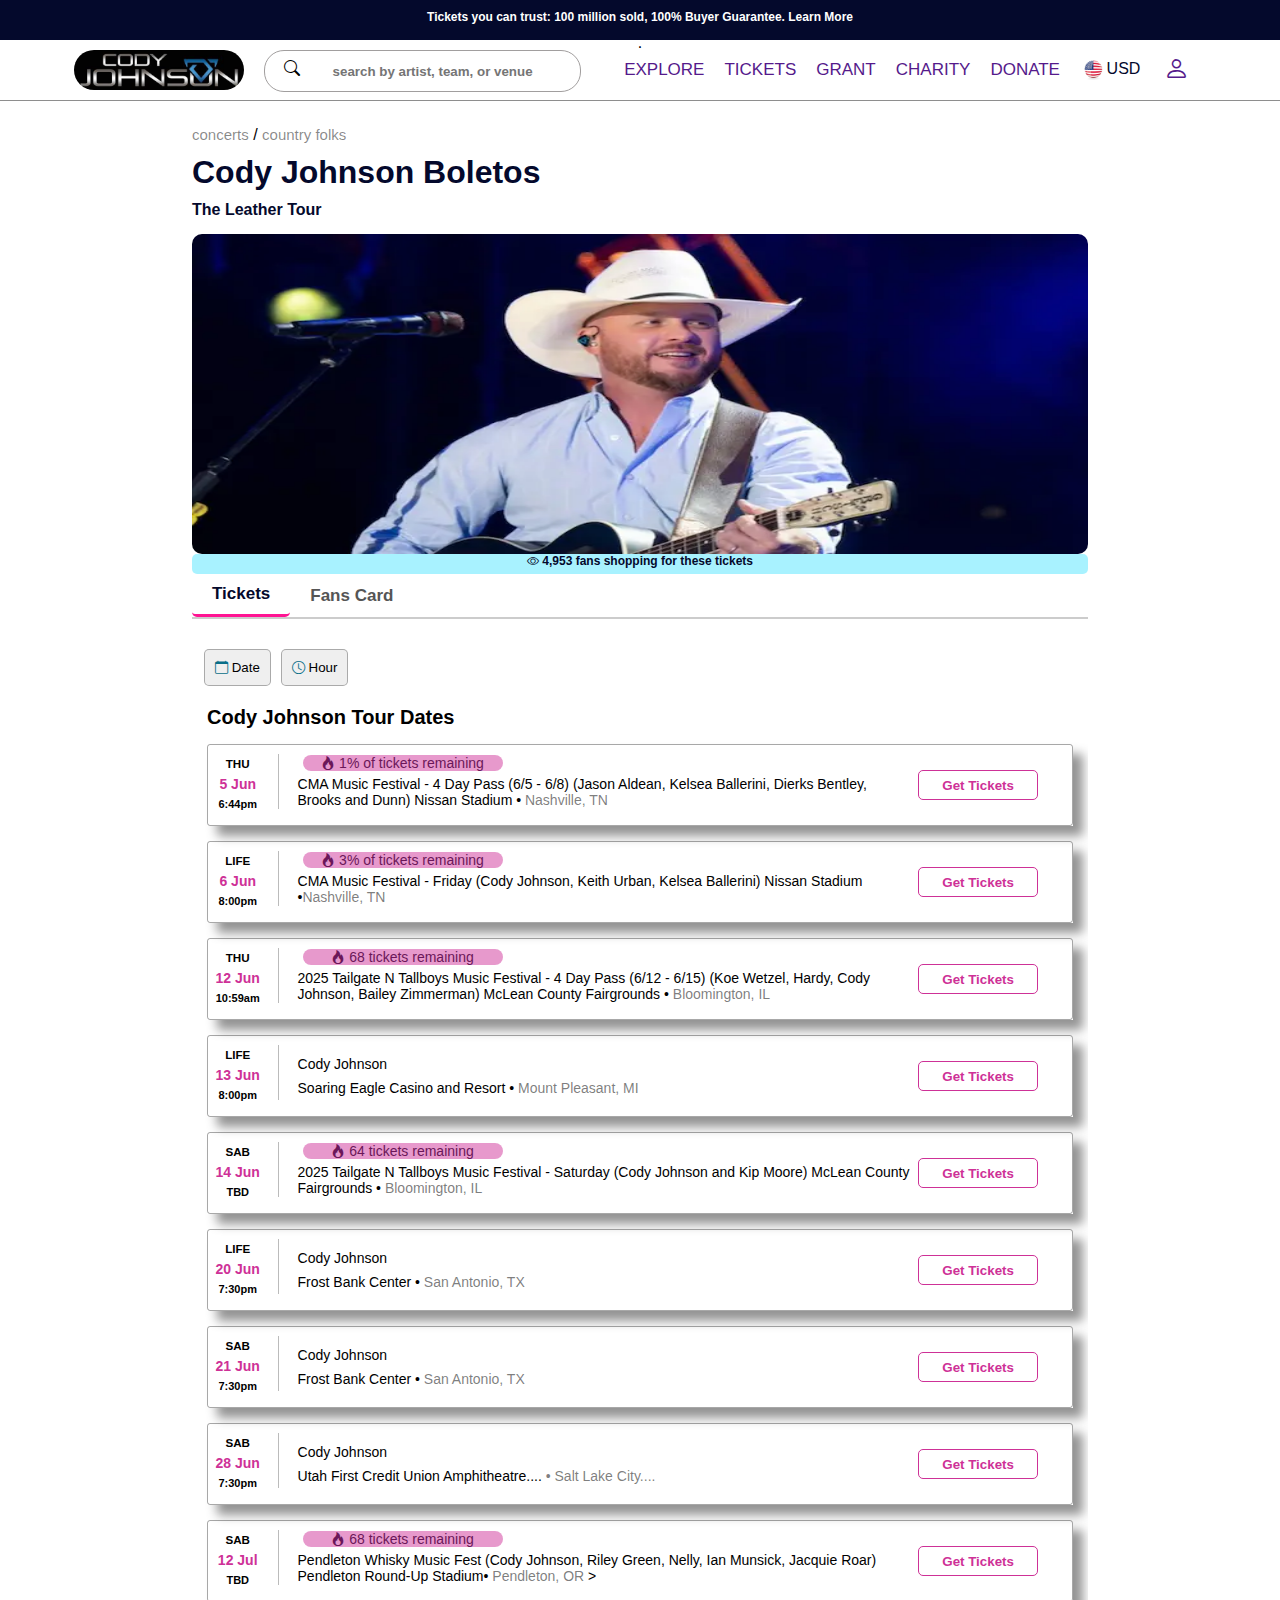
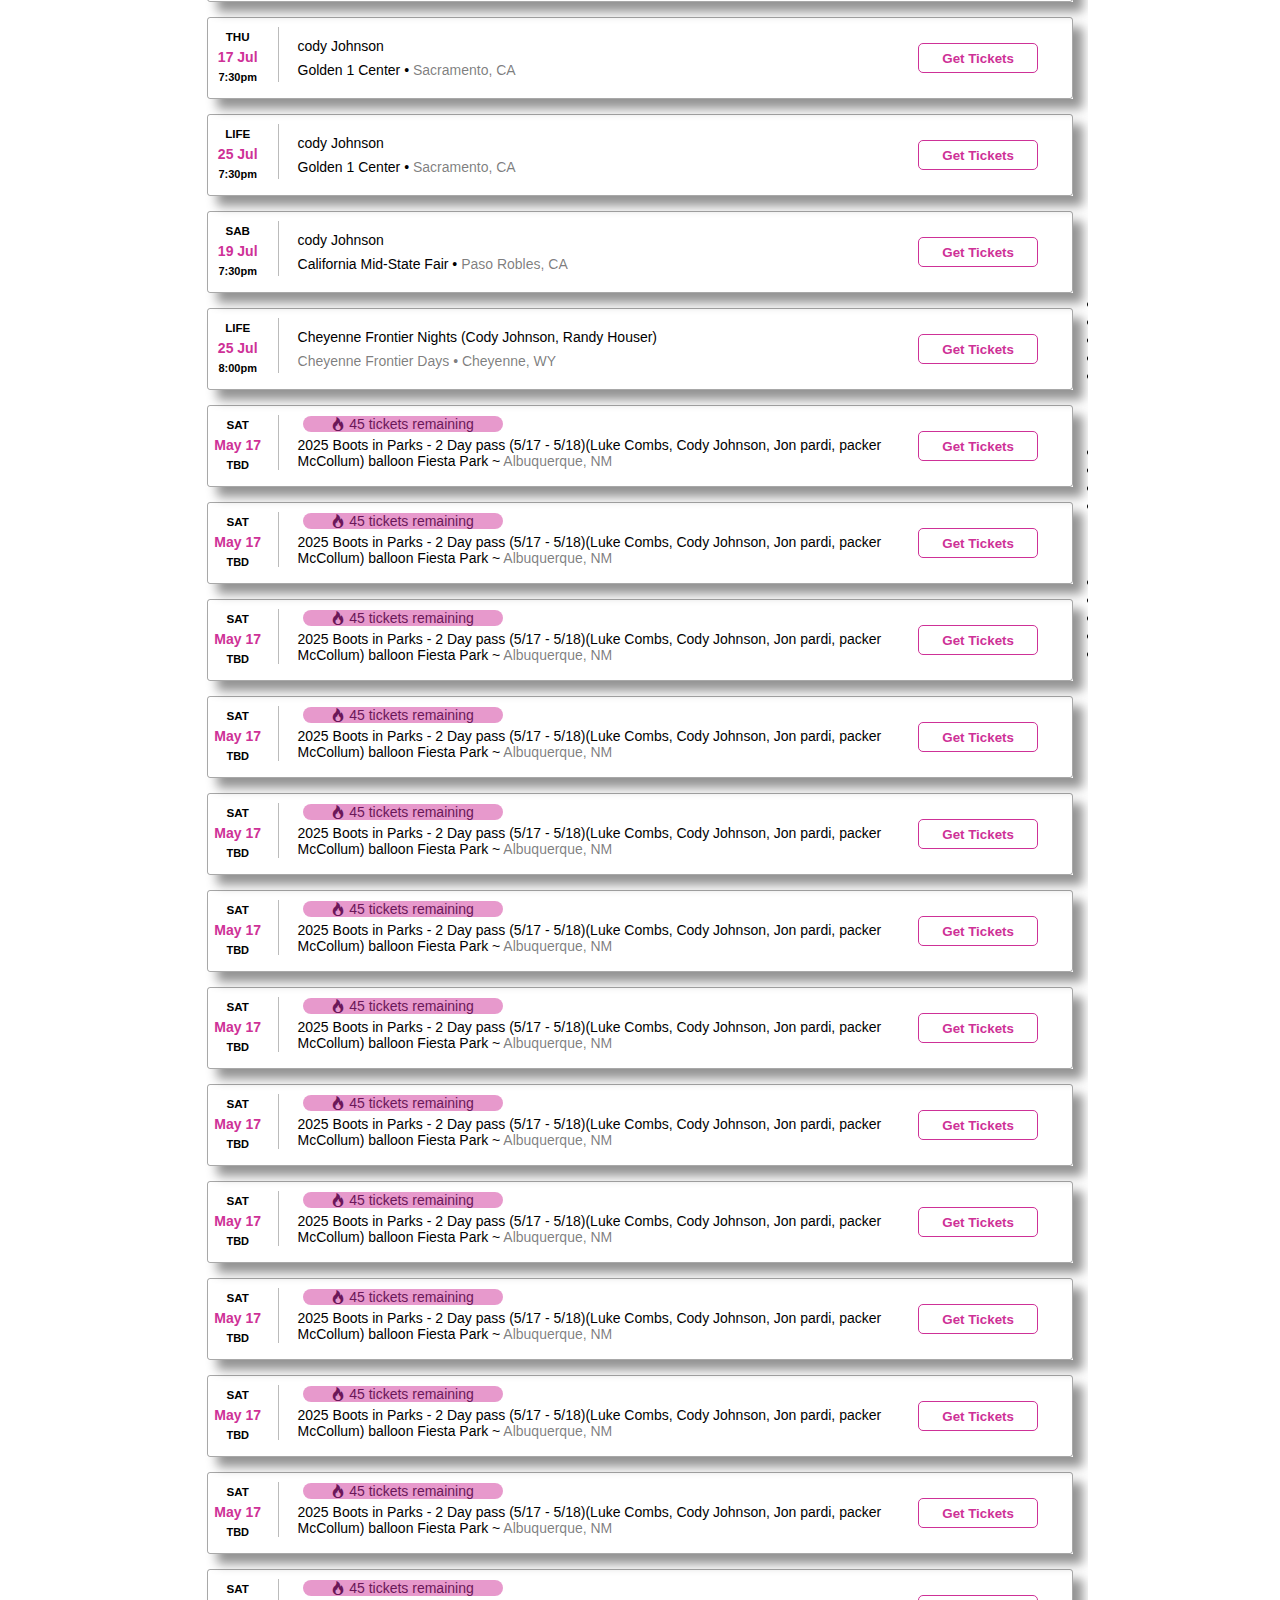
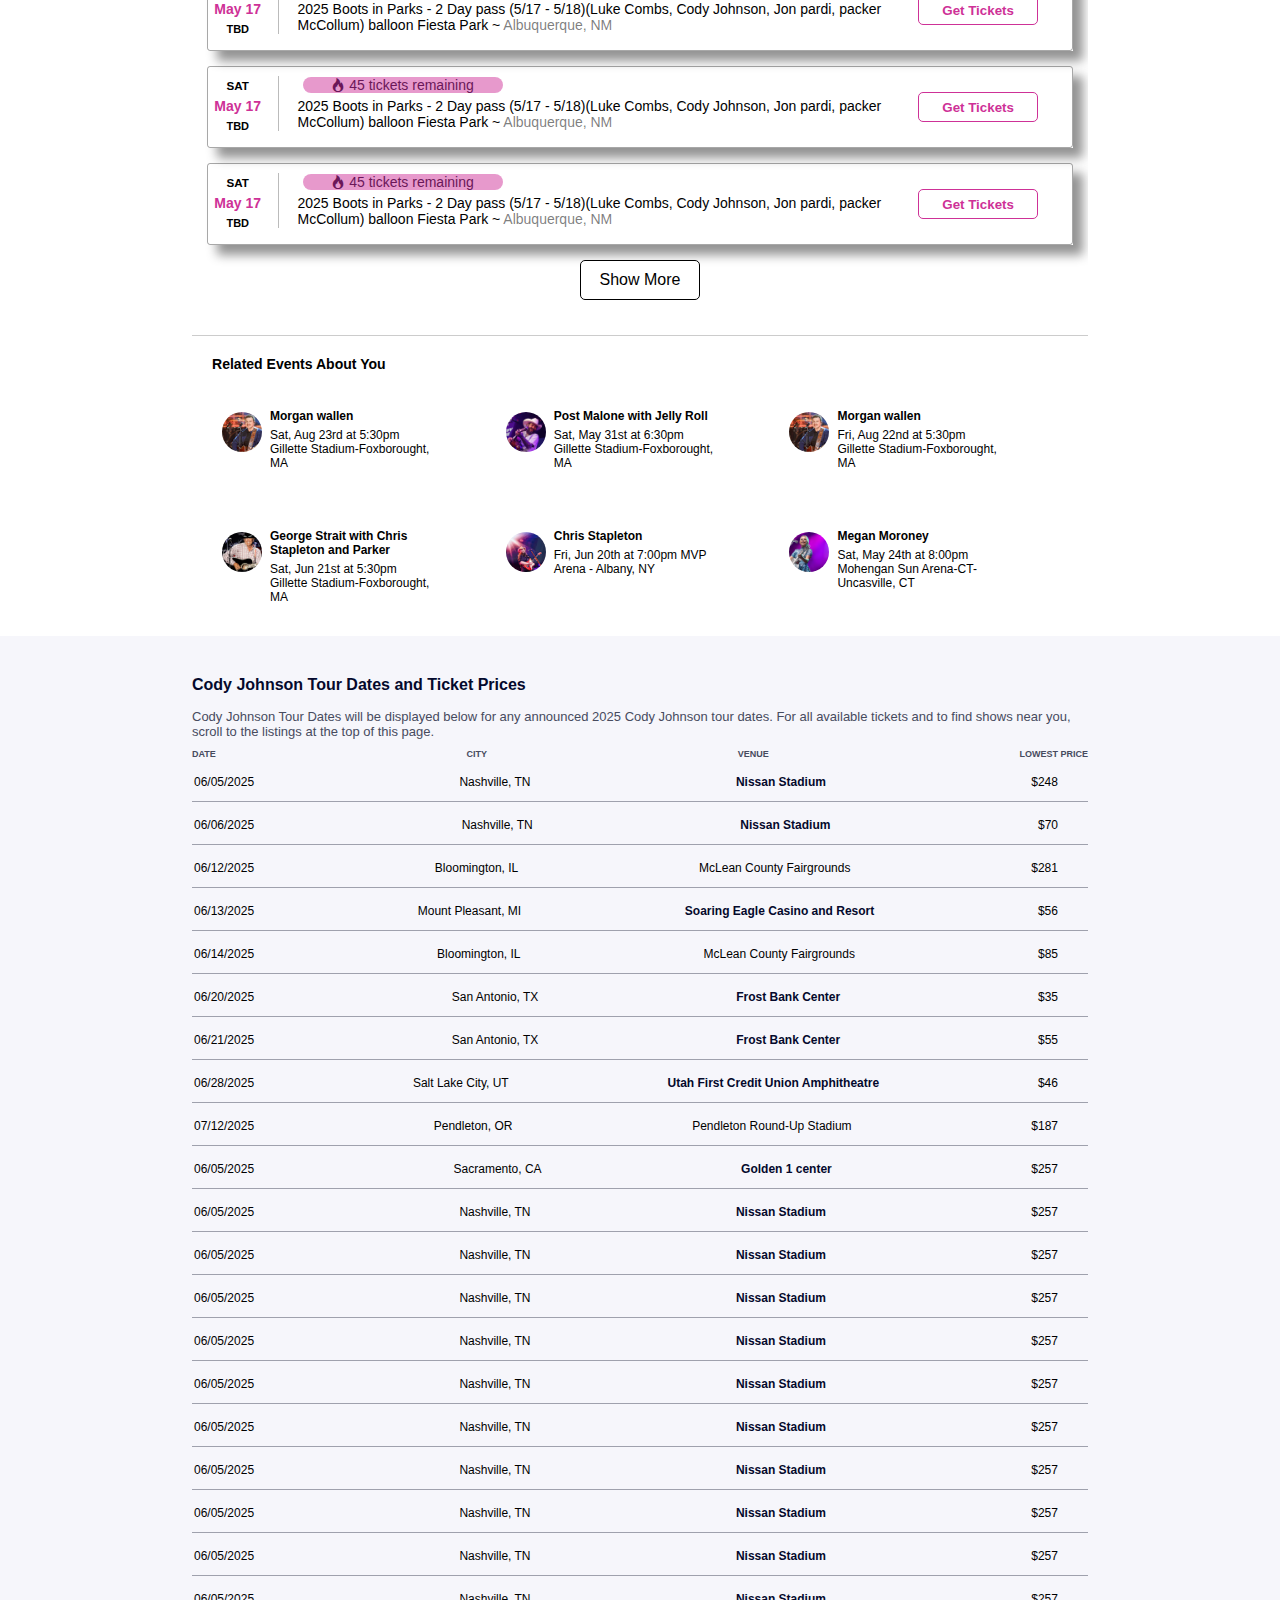
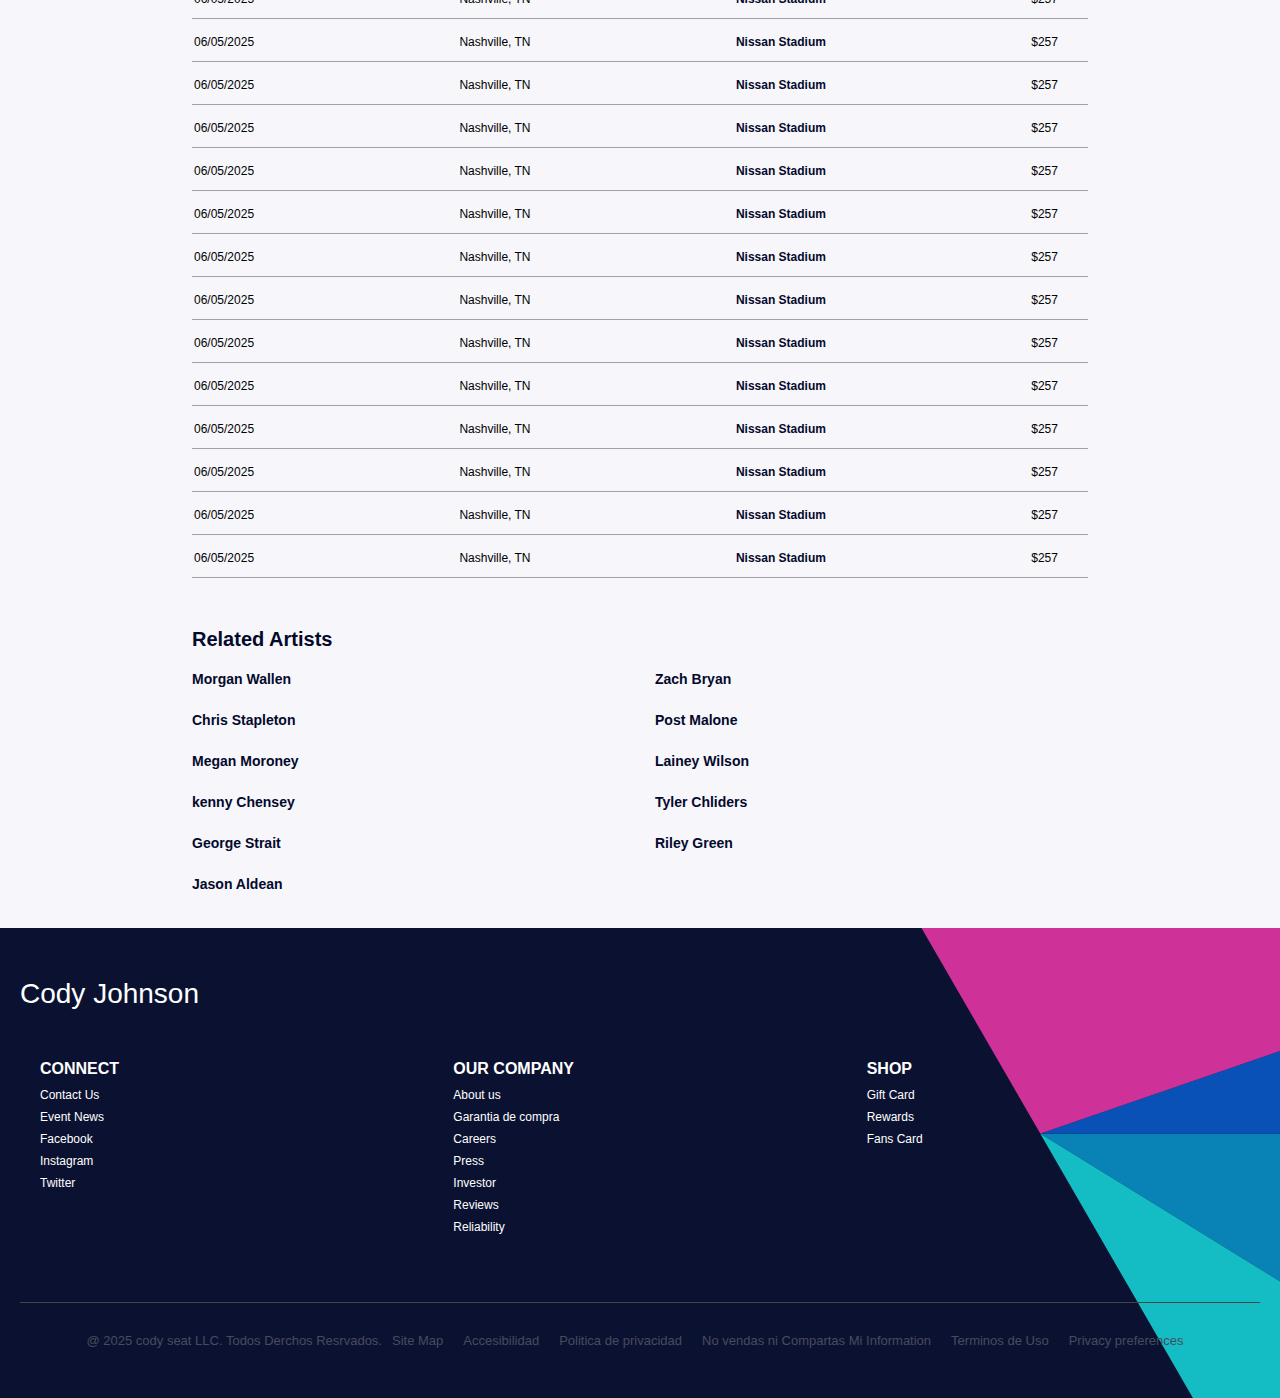
<file: index.html>
<!DOCTYPE html>
<html lang="en">
<head>
    <meta charset="UTF-8">
    <meta name="viewport" content="width=device-width, initial-scale=1.0">
    <link rel="stylesheet" href="css/style.css">
    <link rel="shortcut icon" href="css/image/il_340x270.4182362946_rioy.webp" type="image/x-icon">
    <link rel="stylesheet" href="https://cdn.jsdelivr.net/npm/bootstrap-icons@1.11.3/font/bootstrap-icons.css" integrity="sha384-tViUnnbYAV00FLIhhi3v/dWt3Jxw4gZQcNoSCxCIFNJVCx7/D55/wXsrNIRANwdD" crossorigin="anonymous">
    <title>CELEB</title>
</head>
<body>



  <div id="preloader">
    <div class="blob"></div>
  </div>
<div id="content" style="display: none;"></div>
    <div class="head"><h3>Tickets you can trust: 100 million sold,<a href=""> 100% Buyer Guarantee.</a> Learn More</h3>.</div>
  <div class="phonetopper">
       <div class="topper">
        <button onclick="toggleSidebar()">☰</button>
         <div class="image"><img src="css/image/OIP.jpg" alt=""></div>
         <div class="search-icon"><a href=""><i class="bi bi-search"></i></a></div>
    </div>



  <!-- Sidebar Menu -->
  <div class="sidebar" id="sidebarMenu">
    <div class="cancel"><h3>Cody Johnson</h3><button class="close-btn" onclick="toggleSidebar()">x</button></div>
    <ul>
      <li><a href="">Explore</a></li>
      <li><a href="index.html">Tickets</a></li>
      <li><a href="">Grant</a></li>
      <li><a href="">charity</a></li>
      <li><a href="">Donate</a></li>
      <li><a href="">🇺🇸 USD</a></li>

    </ul>
    <button class="sign-in-btn">Sign In</button></div>
    </div>
  </div>
    <div class="toper">
      <div class="top">
        <div class="image"><img src="css/image/OIP.jpg" alt=""></div>
        <div class="middle">
            <input type="text" name id="" placeholder="search by artist, team, or venue">
            <a href=""><i class="bi bi-search"></i></a>
        </div>
        <div class="right">
            <ul>
                <li><a href="">explore</a></li>
                <li><a href="">Tickets</a></li>
                <li><a href="">Grant</a></li>
                <li><a href="">charity</a></li>
                <li><a href="">Donate</a></li>
            </ul>
        </div>
        <div class="toggle"> <button onclick="toggleSidebar()">☰</button>
        </div>
        <div class="left">
            <div class="usd">  <img src="css/image/R.png" alt=""> USD </div>
            <a href=""><i class="bi bi-person btn"></i></a>
        </div>
      </div>
    </div>
<div class="house">
   <div class="container">
            <div class="link">
                <a href="">concerts</a> / <a href="">country folks</a>
                <h1> Cody Johnson Boletos</h1>
                <p>The Leather Tour</p>
            </div>
            <div class="image">
                <img src="css/image/Cody-Johnson.webp" alt="">
                <div class="fans"><i class="bi bi-eye"></i> 4,953 fans shopping for these tickets</div>
            </div>
       


 

  <div class="tab-buttons">
    <button class="tab-button active" onclick="switchTab(0)">Tickets</button>
    <button class="tab-button" onclick="switchTab(1)">Fans Card</button>
  </div>

  <div class="tabs-container">
    <div class="tabs-content" id="tabsContent">
      <div class="tab-panel" id="ticketsPanel">
        <div class="time">
              <button><i class="bi bi-calendar"></i> Date</button>
              <button><i class="bi bi-clock"></i> Hour</button>
            </div>
            <div class="cody">Cody Johnson Tour Dates</div>
            <div class="ticket-wapper">
                   <p>
           <span class="dots">
          <div class="ticketer">
            <a href="">
            <div class="date"><h5>THU</h5><P>5 Jun</P><h6>6:44pm</h6></div>
            <div class="style"></div>
            <div class="location">
                <div class="remian"><i class="bi bi-fire"></i> 1% of tickets remaining  </div>
                <p>CMA Music Festival - 4 Day Pass (6/5 - 6/8) (Jason Aldean, Kelsea Ballerini, Dierks Bentley, Brooks and Dunn) Nissan Stadium • <span>Nashville, TN</span></Fieldset></P>
            </div>
            <div class="links"><button>Get Tickets</button></div>
            
        </a>
        </div>

          <div class="ticketer">
            <a href="">
            <div class="date"><h5>LIFE</h5><P>6 Jun</P><h6>8:00pm</h6></div>
            <div class="style"></div>
            <div class="location">
                <div class="remian"><i class="bi bi-fire"></i> 3%  of tickets remaining  </div>
                <p>CMA Music Festival - Friday (Cody Johnson, Keith Urban, Kelsea Ballerini) Nissan Stadium •<span>Nashville, TN</span></Fieldset></P>
            </div>
            <div class="links"><button>Get Tickets</button></div>
            
        </a>
        </div>

          <div class="ticketer">
            <a href="">
            <div class="date"><h5>THU</h5><P>12 Jun</P><h6>10:59am</h6></div>
            <div class="style"></div>
            <div class="location">
                <div class="remian"><i class="bi bi-fire"></i> 68 tickets remaining  </div>
                <p>2025 Tailgate N Tallboys Music Festival - 4 Day Pass (6/12 - 6/15) (Koe Wetzel, Hardy, Cody Johnson, Bailey Zimmerman) McLean County Fairgrounds • <span>Bloomington, IL</span></Fieldset></P>
            </div>
            <div class="links"><button>Get Tickets</button></div>
            
        </a>
        </div>

          <div class="ticketer">
            <a href="">
            <div class="date"><h5>LIFE</h5><P>13 Jun</P><h6>8:00pm</h6></div>
            <div class="style"></div>
            <div class="location">
               <div class="name">Cody Johnson</div>
                <p>Soaring Eagle Casino and Resort • <span>Mount Pleasant, MI</span></P>
            </div>
            <div class="links"><button>Get Tickets</button></div>
            
        </a>
        </div>

          <div class="ticketer">
            <a href="">
            <div class="date"><h5>SAB</h5><P>14 Jun</P><h6>TBD</h6></div>
            <div class="style"></div>
            <div class="location">
                <div class="remian"><i class="bi bi-fire"></i> 64 tickets remaining  </div>
                <p>2025 Tailgate N Tallboys Music Festival - Saturday (Cody Johnson and Kip Moore) McLean County Fairgrounds • <span>Bloomington, IL</span></P>
            </div>
            <div class="links"><button>Get Tickets</button></div>
            
        </a>
        </div>

          <div class="ticketer">
            <a href="">
            <div class="date"><h5>LIFE</h5><P>20 Jun</P><h6>7:30pm</h6></div>
            <div class="style"></div>
            <div class="location">
              <div class="name">Cody Johnson</div>
                <p> Frost Bank Center • <span> San Antonio, TX </span></P>
            </div>
            <div class="links"><button>Get Tickets</button></div>
            
        </a>
        </div>

          <div class="ticketer">
            <a href="">
            <div class="date"><h5>SAB</h5><P>21 Jun</P><h6>7:30pm</h6></div>
            <div class="style"></div>
            <div class="location">
               <div class="name">Cody Johnson</div>
               <p> Frost Bank Center • <span> San Antonio, TX </span></P>
            </div>
            <div class="links"><button>Get Tickets</button></div>
            
        </a>
        </div>

          <div class="ticketer">
            <a href="">
            <div class="date"><h5>SAB</h5><P>28 Jun</P><h6>7:30pm</h6></div>
            <div class="style"></div>
            <div class="location">
              <div class="name">Cody Johnson</div>
               <p> Utah First Credit Union Amphitheatre....  <span>• Salt Lake City....</span></P>
            </div>
            <div class="links"><button>Get Tickets</button></div>
            
        </a>
        </div>

          <div class="ticketer">
            <a href="">
            <div class="date"><h5>SAB</h5><P>12 Jul</P><h6>TBD</h6></div>
            <div class="style"></div>
            <div class="location">
                <div class="remian"><i class="bi bi-fire"></i> 68 tickets remaining  </div>
                <p>Pendleton Whisky Music Fest (Cody Johnson, Riley Green, Nelly, Ian Munsick, Jacquie Roar) Pendleton Round-Up Stadium• <span>Pendleton, OR </span>></P>
            </div>
            <div class="links"><button>Get Tickets</button></div>
            
        </a>
        </div>

          <div class="ticketer">
            <a href="">
            <div class="date"><h5>THU</h5><P>17 Jul</P><h6>7:30pm</h6></div>
            <div class="style"></div>
            <div class="location">
               <div class="name">cody Johnson</div>
               <p>Golden 1 Center • <span> Sacramento, CA </span></p>
            </div>
            <div class="links"><button>Get Tickets</button></div>
            
        </a>
        </div>

        <div class="ticketer">
            <a href="">
            <div class="date"><h5>LIFE</h5><P>25 Jul</P><h6>7:30pm</h6></div>
            <div class="style"></div>
            <div class="location">
               <div class="name">cody Johnson</div>
               <p>Golden 1 Center • <span> Sacramento, CA </span></p>
            </div>
            <div class="links"><button>Get Tickets</button></div>
            
        </a>
        </div>
        
        <div class="ticketer">
            <a href="">
            <div class="date"><h5>SAB</h5><P>19 Jul</P><h6>7:30pm</h6></div>
            <div class="style"></div>
            <div class="location">
               <div class="name">cody Johnson</div>
               <p>California Mid-State Fair • <span> Paso Robles, CA </span></p>
            </div>
            <div class="links"><button>Get Tickets</button></div>
            
        </a>
        </div>

          <div class="ticketer">
            <a href="">
            <div class="date"><h5>LIFE</h5><P>25 Jul</P><h6>8:00pm</h6></div>
            <div class="style"></div>
            <div class="location">
              <div class="name"> Cheyenne Frontier Nights (Cody Johnson, Randy Houser) </div>
                <p><span> Cheyenne Frontier Days • Cheyenne, WY</span></P>
            </div>
            <div class="links"><button>Get Tickets</button></div>
            
        </a>
        </div>

          <div class="ticketer">
            <a href="">
            <div class="date"><h5>SAT</h5><P>May 17</P><h6>TBD</h6></div>
            <div class="style"></div>
            <div class="location">
                <div class="remian"><i class="bi bi-fire"></i> 45 tickets remaining  </div>
                <p>2025 Boots in Parks - 2 Day pass (5/17 - 5/18)(Luke Combs, Cody Johnson, Jon pardi, packer McCollum) balloon Fiesta Park ~ <span>Albuquerque, NM</span></P>
            </div>
            <div class="links"><button>Get Tickets</button></div>
            
        </a>
        </div>

          <div class="ticketer">
            <a href="">
            <div class="date"><h5>SAT</h5><P>May 17</P><h6>TBD</h6></div>
            <div class="style"></div>
            <div class="location">
                <div class="remian"><i class="bi bi-fire"></i> 45 tickets remaining  </div>
                <p>2025 Boots in Parks - 2 Day pass (5/17 - 5/18)(Luke Combs, Cody Johnson, Jon pardi, packer McCollum) balloon Fiesta Park</Main> ~ <span>Albuquerque, NM</span></Fieldset></P>
            </div>
            <div class="links"><button>Get Tickets</button></div>
            
        </a>
        </div>

          <div class="ticketer">
            <a href="">
            <div class="date"><h5>SAT</h5><P>May 17</P><h6>TBD</h6></div>
            <div class="style"></div>
            <div class="location">
                <div class="remian"><i class="bi bi-fire"></i> 45 tickets remaining  </div>
                <p>2025 Boots in Parks - 2 Day pass (5/17 - 5/18)(Luke Combs, Cody Johnson, Jon pardi, packer McCollum) balloon Fiesta Park</Main> ~ <span>Albuquerque, NM</span></Fieldset></P>
            </div>
            <div class="links"><button>Get Tickets</button></div>
            
        </a>
        </div>

          <div class="ticketer">
            <a href="">
            <div class="date"><h5>SAT</h5><P>May 17</P><h6>TBD</h6></div>
            <div class="style"></div>
            <div class="location">
                <div class="remian"><i class="bi bi-fire"></i> 45 tickets remaining  </div>
                <p>2025 Boots in Parks - 2 Day pass (5/17 - 5/18)(Luke Combs, Cody Johnson, Jon pardi, packer McCollum) balloon Fiesta Park</Main> ~ <span>Albuquerque, NM</span></Fieldset></P>
            </div>
            <div class="links"><button>Get Tickets</button></div>
            
        </a>
        </div>

          <div class="ticketer">
            <a href="">
            <div class="date"><h5>SAT</h5><P>May 17</P><h6>TBD</h6></div>
            <div class="style"></div>
            <div class="location">
                <div class="remian"><i class="bi bi-fire"></i> 45 tickets remaining  </div>
                <p>2025 Boots in Parks - 2 Day pass (5/17 - 5/18)(Luke Combs, Cody Johnson, Jon pardi, packer McCollum) balloon Fiesta Park</Main> ~ <span>Albuquerque, NM</span></Fieldset></P>
            </div>
            <div class="links"><button>Get Tickets</button></div>
            
        </a>
        </div>

          <div class="ticketer">
            <a href="">
            <div class="date"><h5>SAT</h5><P>May 17</P><h6>TBD</h6></div>
            <div class="style"></div>
            <div class="location">
                <div class="remian"><i class="bi bi-fire"></i> 45 tickets remaining  </div>
                <p>2025 Boots in Parks - 2 Day pass (5/17 - 5/18)(Luke Combs, Cody Johnson, Jon pardi, packer McCollum) balloon Fiesta Park</Main> ~ <span>Albuquerque, NM</span></Fieldset></P>
            </div>
            <div class="links"><button>Get Tickets</button></div>
            
        </a>
        </div>

          <div class="ticketer">
            <a href="">
            <div class="date"><h5>SAT</h5><P>May 17</P><h6>TBD</h6></div>
            <div class="style"></div>
            <div class="location">
                <div class="remian"><i class="bi bi-fire"></i> 45 tickets remaining  </div>
                <p>2025 Boots in Parks - 2 Day pass (5/17 - 5/18)(Luke Combs, Cody Johnson, Jon pardi, packer McCollum) balloon Fiesta Park</Main> ~ <span>Albuquerque, NM</span></Fieldset></P>
            </div>
            <div class="links"><button>Get Tickets</button></div>
            
        </a>
        </div>

          <div class="ticketer">
            <a href="">
            <div class="date"><h5>SAT</h5><P>May 17</P><h6>TBD</h6></div>
            <div class="style"></div>
            <div class="location">
                <div class="remian"><i class="bi bi-fire"></i> 45 tickets remaining  </div>
                <p>2025 Boots in Parks - 2 Day pass (5/17 - 5/18)(Luke Combs, Cody Johnson, Jon pardi, packer McCollum) balloon Fiesta Park</Main> ~ <span>Albuquerque, NM</span></Fieldset></P>
            </div>
            <div class="links"><button>Get Tickets</button></div>
            
        </a>
        </div>

          <div class="ticketer">
            <a href="">
            <div class="date"><h5>SAT</h5><P>May 17</P><h6>TBD</h6></div>
            <div class="style"></div>
            <div class="location">
                <div class="remian"><i class="bi bi-fire"></i> 45 tickets remaining  </div>
                <p>2025 Boots in Parks - 2 Day pass (5/17 - 5/18)(Luke Combs, Cody Johnson, Jon pardi, packer McCollum) balloon Fiesta Park</Main> ~ <span>Albuquerque, NM</span></Fieldset></P>
            </div>
            <div class="links"><button>Get Tickets</button></div>
            
        </a>
        </div>

          <div class="ticketer">
            <a href="">
            <div class="date"><h5>SAT</h5><P>May 17</P><h6>TBD</h6></div>
            <div class="style"></div>
            <div class="location">
                <div class="remian"><i class="bi bi-fire"></i> 45 tickets remaining  </div>
                <p>2025 Boots in Parks - 2 Day pass (5/17 - 5/18)(Luke Combs, Cody Johnson, Jon pardi, packer McCollum) balloon Fiesta Park</Main> ~ <span>Albuquerque, NM</span></Fieldset></P>
            </div>
            <div class="links"><button>Get Tickets</button></div>
            
        </a>
        </div>

          <div class="ticketer">
            <a href="">
            <div class="date"><h5>SAT</h5><P>May 17</P><h6>TBD</h6></div>
            <div class="style"></div>
            <div class="location">
                <div class="remian"><i class="bi bi-fire"></i> 45 tickets remaining  </div>
                <p>2025 Boots in Parks - 2 Day pass (5/17 - 5/18)(Luke Combs, Cody Johnson, Jon pardi, packer McCollum) balloon Fiesta Park</Main> ~ <span>Albuquerque, NM</span></Fieldset></P>
            </div>
            <div class="links"><button>Get Tickets</button></div>
            
        </a>
        </div>

          <div class="ticketer">
            <a href="">
            <div class="date"><h5>SAT</h5><P>May 17</P><h6>TBD</h6></div>
            <div class="style"></div>
            <div class="location">
                <div class="remian"><i class="bi bi-fire"></i> 45 tickets remaining  </div>
                <p>2025 Boots in Parks - 2 Day pass (5/17 - 5/18)(Luke Combs, Cody Johnson, Jon pardi, packer McCollum) balloon Fiesta Park</Main> ~ <span>Albuquerque, NM</span></Fieldset></P>
            </div>
            <div class="links"><button>Get Tickets</button></div>
            
        </a>
        </div>

          <div class="ticketer">
            <a href="">
            <div class="date"><h5>SAT</h5><P>May 17</P><h6>TBD</h6></div>
            <div class="style"></div>
            <div class="location">
                <div class="remian"><i class="bi bi-fire"></i> 45 tickets remaining  </div>
                <p>2025 Boots in Parks - 2 Day pass (5/17 - 5/18)(Luke Combs, Cody Johnson, Jon pardi, packer McCollum) balloon Fiesta Park</Main> ~ <span>Albuquerque, NM</span></Fieldset></P>
            </div>
            <div class="links"><button>Get Tickets</button></div>
            
        </a>
        </div>

          <div class="ticketer">
            <a href="">
            <div class="date"><h5>SAT</h5><P>May 17</P><h6>TBD</h6></div>
            <div class="style"></div>
            <div class="location">
                <div class="remian"><i class="bi bi-fire"></i> 45 tickets remaining  </div>
                <p>2025 Boots in Parks - 2 Day pass (5/17 - 5/18)(Luke Combs, Cody Johnson, Jon pardi, packer McCollum) balloon Fiesta Park</Main> ~ <span>Albuquerque, NM</span></Fieldset></P>
            </div>
            <div class="links"><button>Get Tickets</button></div>
            
        </a>
        </div>

          <div class="ticketer">
            <a href="">
            <div class="date"><h5>SAT</h5><P>May 17</P><h6>TBD</h6></div>
            <div class="style"></div>
            <div class="location">
                <div class="remian"><i class="bi bi-fire"></i> 45 tickets remaining  </div>
                <p>2025 Boots in Parks - 2 Day pass (5/17 - 5/18)(Luke Combs, Cody Johnson, Jon pardi, packer McCollum) balloon Fiesta Park</Main> ~ <span>Albuquerque, NM</span></Fieldset></P>
            </div>
            <div class="links"><button>Get Tickets</button></div>
            
        </a>
        </div>

        
  </span>
    <span class="more-text">
          <div class="ticketer">
            <a href="">
            <div class="date"><h5>SAT</h5><P>May 17</P><h6>TBD</h6></div>
            <div class="style"></div>
            <div class="location">
                <div class="remian"><i class="bi bi-fire"></i> 45 tickets remaining  </div>
                <p>2025 Boots in Parks - 2 Day pass (5/17 - 5/18)(Luke Combs, Cody Johnson, Jon pardi, packer McCollum) balloon Fiesta Park</Main> ~ <span>Albuquerque, NM</span></Fieldset></P>
            </div>
            <div class="links"><button>Get Tickets</button></div>
            
        </a>
        </div>

          <div class="ticketer">
            <a href="">
            <div class="date"><h5>SAT</h5><P>May 17</P><h6>TBD</h6></div>
            <div class="style"></div>
            <div class="location">
                <div class="remian"><i class="bi bi-fire"></i> 45 tickets remaining  </div>
                <p>2025 Boots in Parks - 2 Day pass (5/17 - 5/18)(Luke Combs, Cody Johnson, Jon pardi, packer McCollum) balloon Fiesta Park</Main> ~ <span>Albuquerque, NM</span></Fieldset></P>
            </div>
            <div class="links"><button>Get Tickets</button></div>
            
        </a>
        </div>

          <div class="ticketer">
            <a href="">
            <div class="date"><h5>SAT</h5><P>May 17</P><h6>TBD</h6></div>
            <div class="style"></div>
            <div class="location">
                <div class="remian"><i class="bi bi-fire"></i> 45 tickets remaining  </div>
                <p>2025 Boots in Parks - 2 Day pass (5/17 - 5/18)(Luke Combs, Cody Johnson, Jon pardi, packer McCollum) balloon Fiesta Park</Main> ~ <span>Albuquerque, NM</span></Fieldset></P>
            </div>
            <div class="links"><button>Get Tickets</button></div>
            
        </a>
        </div>

          <div class="ticketer">
            <a href="">
            <div class="date"><h5>SAT</h5><P>May 17</P><h6>TBD</h6></div>
            <div class="style"></div>
            <div class="location">
                <div class="remian"><i class="bi bi-fire"></i> 45 tickets remaining  </div>
                <p>2025 Boots in Parks - 2 Day pass (5/17 - 5/18)(Luke Combs, Cody Johnson, Jon pardi, packer McCollum) balloon Fiesta Park</Main> ~ <span>Albuquerque, NM</span></Fieldset></P>
            </div>
            <div class="links"><button>Get Tickets</button></div>
            
        </a>
        </div>

          <div class="ticketer">
            <a href="">
            <div class="date"><h5>SAT</h5><P>May 17</P><h6>TBD</h6></div>
            <div class="style"></div>
            <div class="location">
                <div class="remian"><i class="bi bi-fire"></i> 45 tickets remaining  </div>
                <p>2025ododjijcdicjsicjhi    Boots in Parks - 2 Day pass (5/17 - 5/18)(Luke Combs, Cody Johnson, Jon pardi, packer McCollum) balloon Fiesta Park</Main> ~ <span>Albuquerque, NM</span></Fieldset></P>
            </div>
            <div class="links"><button>Get Tickets</button></div>
            
        </a>
        </div>
    </span>
        </p>
         <div class="button"><button class="show-button" onclick="toggleText(this)">Show More</button></div>
            </div>
      </div>
      <div class="tab-panel" id="fansPanel">
        <h1>Fans or  Membership Card</h1>
        <div class="image2"><img src="css/image/image-default.jpg" alt=""></div>
      <div class="fancard">
      <h2>Join COJO Nation - Cody Johnson Official Fan Membership</h2>
        <p>If you love real country music, rodeo roots, and honest storytelling, you’re in the right place. Welcome to COJO Nation, the official fan club for Cody Johnson fans. With exclusive access, perks, and unforgettable experiences, there’s a membership tier for every kind of fan — from die-hards to dedicated collectors.</p>
        <h3>STANDARD MEMBERSHIP – $1000/year</h3>
        <p>Perfect for everyday fans who want to stay close to the music and the movement.</p>
        <h4>Include:</h4>
        <li>Early access to presale tickets</li>
        <li>Entry into Meet & Greet opportunities</li>
        <li>15% off official Cody Johnson merchandise (excludes music, gift cards, memberships)</li>
        <li>Access to exclusive COJO Nation merch</li>
        <li>Fan newsletters and member-only updates</li>
        <h3>PREMIUM MEMBERSHIP – $1,500/year</h3>
        <p>For fans who want more than just music — they want the full COJO experience.</p>
        <h4>Includes everything in STANDARD, plus:</h4>
        <li>Guaranteed Meet & Greet with Cody at a show of your choice (pending schedule/availability)</li>
        <li>Front row or premium seating access at one concert per year</li>
        <li>A COJO Premium Pack with limited-edition merchandise</li>
        <li>Priority customer support for fan club services</li>
        <h3>VVIP MEMBERSHIP – $3,000/year</h3>
        <p>Reserved for the ultimate fan who lives and breathes COJO. This is your backstage pass to everything.</p>
        <h4>Includes everything in PREMIUM, plus:</h4>
        <li>Backstage tour experience at a COJO show (pending venue approval)</li>
        <li>Dinner or private Q&A event with Cody (select shows only)</li>
        <li>A personalized, autographed memorabilia package</li>
        <li>First access to all future events, tickets, and limited releases</li>
        <li>Recognition as a VVIP Member in select official communications</li>
        <h4>Why Join?</h4>
        <p>COJO Nation isn’t just a fan club — it’s a community of people who believe in real music and real values. Whether you’re jamming to Cody on the ranch or on the road, we’re here to make sure you’re part of every big moment.</p>
        <h4>GET NOW</h4>
        <p>Find your tier. Claim your perks. Live the music.👉 [Join COJO Nation Now]</p>
        <div class="image1"><img src="css/image/codyticketimage.png" alt=""></div>
      </div>
      </div>
    </div>
  </div>


  
    

    <!-- related   -->

  
     <div class="container2">
      <div class="related">
        <h3>Related Events About You</h3>
      <div class="morgans">
          <div class="morgan">
            <img src="css/image/morgan-wallen-tickets-8.avif" alt="">
             <div class="image">
             <h4>Morgan wallen</h4>
             <p>Sat, Aug 23rd at 5:30pm Gillette Stadium-Foxborought, MA</p
              ></div>
          </div>
          <div class="morgan">
            <img src="css/image/post-malone-tickets-8.avif" alt="">
             <div class="image">
             <h4>Post Malone with Jelly Roll</h4>
             <p>Sat, May 31st at 6:30pm Gillette Stadium-Foxborought, MA</p
              ></div>
          </div>
          <div class="morgan">
            <img src="css/image/morgan-wallen-tickets-8.avif" alt="">
             <div class="image">
             <h4>Morgan wallen</h4>
             <p>Fri, Aug 22nd  at 5:30pm Gillette Stadium-Foxborought, MA</p
              ></div>
          </div>
          <div class="morgan">
            <img src="css/image/george-strait-tickets-8.avif" alt="">
             <div class="image">
             <h4>George Strait with Chris Stapleton and Parker</h4>
             <p>Sat, Jun 21st at 5:30pm Gillette Stadium-Foxborought, MA</p
              ></div>
          </div>
          <div class="morgan">
            <img src="css/image/chris-stapleton-tickets-8.avif" alt="">
             <div class="image">
             <h4>Chris Stapleton</h4>
             <p>Fri, Jun 20th at 7:00pm   MVP Arena - Albany, NY</p
              ></div>
          </div>
          <div class="morgan">
            <img src="css/image/megan-moroney-tickets-6.avif" alt="">
             <div class="image">
             <h4>Megan Moroney</h4>
             <p>Sat, May 24th at 8:00pm Mohengan Sun Arena-CT-Uncasville, CT</p>
            </div>
        </div>
     </div>
     </div>
    </div>
   </div>
</div>
 <div class="container3">
  <div class="tours">

    <h4>Cody Johnson Tour Dates and Ticket Prices</h4>
    <p>Cody Johnson Tour Dates will be displayed below for any announced 2025 Cody Johnson tour dates. For all available tickets and to find shows near you, scroll to the listings at the top of this page.</p>
    <div class="scroll">
      <div class="list"> 
        <li>DATE</li>
        <li>CITY</li>
        <li>VENUE</li>
        <li>LOWEST PRICE</li>
      </div>
      <div class="events">
      <li>06/05/2025</li>
      <li>Nashville, TN</li>
      <li><a href="">Nissan Stadium</a></li>
      <li>$248</li>
    </div>
       <div class="events">
      <li>06/06/2025</li>
      <li>Nashville, TN</li>
      <li><a href="">Nissan Stadium</a></li>
      <li>$70</li>
    </div>
       <div class="events">
      <li>06/12/2025</li>
      <li>Bloomington, IL</li>
      <li>McLean County Fairgrounds</li>
      <li>$281</li>
    </div>
       <div class="events">
      <li>06/13/2025</li>
      <li>Mount Pleasant, MI</li>
      <li><a href="">Soaring Eagle Casino and Resort</a></li>
      <li>$56</li>
    </div>
       <div class="events">
      <li>06/14/2025</li>
      <li>Bloomington, IL</li>
      <li>McLean County Fairgrounds</li>
      <li>$85</li>
    </div>
       <div class="events">
      <li>06/20/2025</li>
      <li>San Antonio, TX</li>
      <li><a href="">Frost Bank Center</a></li>
      <li>$35</li>
    </div>
       <div class="events">
      <li>06/21/2025</li>
      <li>San Antonio, TX</li>
      <li><a href="">Frost Bank Center</a></li>
      <li>$55</li>
    </div>
       <div class="events">
      <li>06/28/2025</li>
      <li>Salt Lake City, UT</li>
      <li><a href="">Utah First Credit Union Amphitheatre</a></li>
      <li>$46 </li>
    </div>
       <div class="events">
      <li>07/12/2025</li>
      <li>Pendleton, OR</li>
      <li>Pendleton Round-Up Stadium</li>
      <li>$187</li>
    </div>
       <div class="events">
      <li>06/05/2025</li>
      <li>Sacramento, CA</li>
      <li><a href="">Golden 1 center</a></li>
      <li>$257</li>
    </div>
       <div class="events">
      <li>06/05/2025</li>
      <li>Nashville, TN</li>
      <li><a href="">Nissan Stadium</a></li>
      <li>$257</li>
    </div>
       <div class="events">
      <li>06/05/2025</li>
      <li>Nashville, TN</li>
      <li><a href="">Nissan Stadium</a></li>
      <li>$257</li>
    </div>
       <div class="events">
      <li>06/05/2025</li>
      <li>Nashville, TN</li>
      <li><a href="">Nissan Stadium</a></li>
      <li>$257</li>
    </div>
       <div class="events">
      <li>06/05/2025</li>
      <li>Nashville, TN</li>
      <li><a href="">Nissan Stadium</a></li>
      <li>$257</li>
    </div>
       <div class="events">
      <li>06/05/2025</li>
      <li>Nashville, TN</li>
      <li><a href="">Nissan Stadium</a></li>
      <li>$257</li>
    </div>
       <div class="events">
      <li>06/05/2025</li>
      <li>Nashville, TN</li>
      <li><a href="">Nissan Stadium</a></li>
      <li>$257</li>
    </div>
       <div class="events">
      <li>06/05/2025</li>
      <li>Nashville, TN</li>
      <li><a href="">Nissan Stadium</a></li>
      <li>$257</li>
    </div>
       <div class="events">
      <li>06/05/2025</li>
      <li>Nashville, TN</li>
      <li><a href="">Nissan Stadium</a></li>
      <li>$257</li>
    </div>
       <div class="events">
      <li>06/05/2025</li>
      <li>Nashville, TN</li>
      <li><a href="">Nissan Stadium</a></li>
      <li>$257</li>
    </div>
       <div class="events">
      <li>06/05/2025</li>
      <li>Nashville, TN</li>
      <li><a href="">Nissan Stadium</a></li>
      <li>$257</li>
    </div>
       <div class="events">
      <li>06/05/2025</li>
      <li>Nashville, TN</li>
      <li><a href="">Nissan Stadium</a></li>
      <li>$257</li>
    </div>
       <div class="events">
      <li>06/05/2025</li>
      <li>Nashville, TN</li>
      <li><a href="">Nissan Stadium</a></li>
      <li>$257</li>
    </div>
       <div class="events">
      <li>06/05/2025</li>
      <li>Nashville, TN</li>
      <li><a href="">Nissan Stadium</a></li>
      <li>$257</li>
    </div>
       <div class="events">
      <li>06/05/2025</li>
      <li>Nashville, TN</li>
      <li><a href="">Nissan Stadium</a></li>
      <li>$257</li>
    </div>
       <div class="events">
      <li>06/05/2025</li>
      <li>Nashville, TN</li>
      <li><a href="">Nissan Stadium</a></li>
      <li>$257</li>
    </div>
       <div class="events">
      <li>06/05/2025</li>
      <li>Nashville, TN</li>
      <li><a href="">Nissan Stadium</a></li>
      <li>$257</li>
    </div>
       <div class="events">
      <li>06/05/2025</li>
      <li>Nashville, TN</li>
      <li><a href="">Nissan Stadium</a></li>
      <li>$257</li>
    </div>
       <div class="events">
      <li>06/05/2025</li>
      <li>Nashville, TN</li>
      <li><a href="">Nissan Stadium</a></li>
      <li>$257</li>
    </div>
       <div class="events">
      <li>06/05/2025</li>
      <li>Nashville, TN</li>
      <li><a href="">Nissan Stadium</a></li>
      <li>$257</li>
    </div>
       <div class="events">
      <li>06/05/2025</li>
      <li>Nashville, TN</li>
      <li><a href="">Nissan Stadium</a></li>
      <li>$257</li>
    </div>
       <div class="events">
      <li>06/05/2025</li>
      <li>Nashville, TN</li>
      <li><a href="">Nissan Stadium</a></li>
      <li>$257</li>
    </div>
       <div class="events">
      <li>06/05/2025</li>
      <li>Nashville, TN</li>
      <li><a href="">Nissan Stadium</a></li>
      <li>$257</li>
    </div>
       <div class="events">
      <li>06/05/2025</li>
      <li>Nashville, TN</li>
      <li><a href="">Nissan Stadium</a></li>
      <li>$257</li>
    </div>
    </div>
  </div>
  <div class="artists">
    <h4>Related Artists</h4>
   <div class="listed">
     <li>Morgan Wallen</li>
    <li>Zach Bryan</li>
    <li>Chris Stapleton</li>
    <li>Post Malone</li>
    <li>Megan Moroney</li>
    <li>Lainey Wilson</li>
    <li>kenny  Chensey</li>
    <li>Tyler Chliders</li>
    <li>George Strait</li>
    <li>Riley Green</li>
    <li>Jason Aldean</li>
   </div>
  </div>
  <footer class="footer">
    <div class="footer-top">
      <div class="logo"><span> Cody Johnson</span></div>
      <div class="footer-columns">
        <div class="column">
          <h4>Connect</h4>
          <ul>
            <li><a href="mailto:" target="_blank"> Contact Us</a></li>
            <li><a href=""> Event News</a></li>
            <li><a href="">Facebook</a></li>
            <li><a href="">Instagram</a></li>
            <li><a href="">Twitter</a></li>
          </ul>
        </div>
        <div class="column">
          <h4>Our Company</h4>
          <ul>
            <li><a href="">About us</a></li>
            <li><a href="">Garantia de compra</a></li>
            <li><a href="">Careers</a></li>
            <li><a href="">Press</a></li>
            <li><a href="">Investor</a></li>
            <li><a href="">Reviews</a></li>
            <li><a href="">Reliability</a></li>
          </ul>
        </div>
        <div class="column">
          <h4>Shop</h4>
          <ul>
            <li><a href="">Gift Card</a></li>
            <li><a href="">Rewards</a></li>
            <li><a href="">Fans Card</a></li>
          </ul>
        </div>
      </div>
      <div class="footer-bottom">
          <ul class="footer-links">
           <span>@ 2025 cody  seat LLC. Todos Derchos Resrvados.</span> 
            <li><a href="">Site Map</a></li>
            <li><a href="">Accesibilidad</a></li>
            <li><a href="">Politica de privacidad</a></li>
            <li><a href="">No vendas ni Compartas Mi Information</a></li>
            <li><a href="">Terminos de Uso</a></li>
            <li><a href="">Privacy preferences</a></li>
          </ul>
        </div>
    </div>
  </footer>
 </div> 
 </div>









   
   
   
   
   
   
   
   
   
   
   
   
   
   
   
   
   
   <script>
        function toggleText(button) {
          const dots = document.querySelector(".dots");
          const moreText = document.querySelector(".more-text");
    
          if (moreText.style.display === "inline") {
            moreText.style.display = "none";
            dots.style.display = "inline";
            button.textContent = "Show More";
          } else {
            moreText.style.display = "inline";
            dots.style.display = "none";
            button.textContent = "Show Less";
          }
        }

        function toggleSidebar() {
      document.getElementById("sidebarMenu").classList.toggle("active");
      }


      
   function switchTab(index) {
  const tabsContent = document.getElementById('tabsContent');
  const tabsContainer = document.getElementById('tabsContainer');
  const panels = document.querySelectorAll('.tab-panel');
  const buttons = document.querySelectorAll('.tab-button');

  // Slide to the correct panel
  tabsContent.style.transform = `translateX(-${index * 100}%)`;

  // Adjust height to the visible panel
  setTimeout(() => {
    const activePanel = panels[index];
    tabsContainer.style.height = activePanel.offsetHeight + 'px';
  }, 500); // Wait for transition to complete

  // Update button styles
  buttons.forEach((btn, i) => {
    btn.classList.toggle('active', i === index);
  });
}

// Set initial height on page load
window.addEventListener('load', () => {
  const tabsContainer = document.getElementById('tabsContainer');
  const firstPanel = document.querySelector('.tab-panel');
  tabsContainer.style.height = firstPanel.offsetHeight + 'px';
});


      //  preload
    window.addEventListener("load", () => {
     document.getElementById("preloader").style.display = "none";
     document.getElementById("content").style.display = "block";
   });


      </script>





</body>
</html>
</file>
<file: css/style.css>
*
{
    padding: 0;
    margin: 0;
    font-family: Arial, Helvetica, sans-serif;
}

/* Preloader fullscreen */
#preloader {
  position: fixed;
  width: 100%;
  height: 100%;
  background: #121212;
  display: flex;
  align-items: center;
  justify-content: center;
  z-index: 9999;
}

/* Blob with morphing and rotation */
.blob {
  width: 100px;
  height: 100px;
  background: linear-gradient(135deg, #00f260, #0575e6);
  border-radius: 50%;
  animation: morph 3s infinite ease-in-out, rotate 6s linear infinite;
}

/* Morphing shape */
@keyframes morph {
  0% {
    border-radius: 42% 58% 55% 45% / 47% 43% 57% 53%;
  }
  50% {
    border-radius: 55% 45% 45% 55% / 60% 40% 60% 40%;
  }
  100% {
    border-radius: 42% 58% 55% 45% / 47% 43% 57% 53%;
  }
}

/* Continuous rotation */
@keyframes rotate {
  0% {
    transform: rotate(0deg) scale(1);
  }
  100% {
    transform: rotate(360deg) scale(1);
  }
}

.head{
    width: 100%;
    height: 40px;
    text-align: center;
    background: #04092c;
}
.head h3{
    color: white;
    font-size: 12px;
    padding: 10px;
}
.head a{
    color:white;
    text-decoration: none;
}
.head a:hover{
    text-decoration: underline;
}
.phonetopper{
    display: none;
}
.phonetopper  .topper {
    display: flex;
    display: none;
    align-items: center;
    justify-content: space-between;
    padding: 8px 8px;
    background-color: white;
    border-bottom: 1px solid #ddd;
    position: relative;
}
 .topper button{
    background: none;
    border: none;
    font-size: 25px;
    cursor: pointer;
    color: #0b1231;
}

.topper .search-icon a i {
    background: none;
    border: none;
    margin-right:20px;
    font-size: 20px;
    cursor: pointer;
    color: #0b1231;
}
.sidebar {
    position: fixed;
    top: 0;
    left: -100%;
    width: 60%;
    height: 100%;
    color: #0b1231;
    background-color: white;
    padding: 20px;
    transition: left 0.3s ease;
    z-index: 1000;
}
.sidebar.active {
    left: 0;
}
.sidebar .cancel{
    width: 118%;
    height: 50px;
    border-radius: 5px;
    margin: -20px;
    margin-right: 5px;
    background-color: #0b1231;
}
.sidebar .cancel h3{
    color: white;
    margin: 10px;
    position: absolute;
}

.sidebar .close-btn {
    font-size: 25px;
    background: none;
    margin: 5px 15px 0px 0px;
    border: none;
    color: white;
    float: right;
    cursor: pointer;
}
.sidebar ul {
    list-style: none;
    padding: 40px 0 0;
}

.sidebar ul li {
    margin: 20px 0;
}

.sidebar ul li a {
    color: #0b1231;
    border-radius: 5px;
    padding: 5px 150px 0px 5px;
    text-decoration: none;
    font-size: 15px;
}
.sidebar ul li a:hover{
        background: rgba(255, 192, 203, 0.432);
        color: #ce3197;
       
}

.sidebar .sign-in-btn {
    margin-top: 30px;
    width: 100%;
    padding: 10px;
    border-radius: 10px;
    background: rgba(255, 192, 203, 0.432);
    color: #0b1231;
    font-weight: bold;
    cursor:pointer;
}
.sidebar .sign-in-btn:hover{
    background: rgba(255, 192, 203, 0.432);
    color: #ce3197;
}
.toper{
    width: 100%;
    height: 60px;
    border-bottom: 1px solid rgba(0, 0, 0, 0.445);
}
.toper .top{
    width: 90%;
    margin: auto;
    height: auto;
    display: flex;
}
.toper .top .toggle {
    display: none;

}
.toper .top .image{
    width: 15%;
    height: 55px;
    margin-left: 10px;
}
.toper .top .image img{
    width: 100%;
    border-radius: 20px;
    height: 40px;
    margin-top: 10px;
}
.toper .top .middle{
    width: 30%;
    margin-left: 10px;
    height: 55px;
    margin-left: 20px;
    position: relative;
}
.middle > input{
    border: 1px solid rgb(161, 158, 158);
    width: 75%;
    border-radius: 20px;
    height: 20px;
    margin-top: 10px;
    text-align: center;
    padding: 10px 20px 10px 40px;
}
.middle i{
    position: absolute;
    top: 20px;
    left: 20px;
    color: black;
    cursor: pointer;
}
.toper .top .right ul{
    margin-top: 20px;
    list-style: none;
   display: flex;
   padding: 0px 10px;
}
.toper .top .right ul li {
    text-transform: capitalize;
    color: #04092c;
    padding: 0px 10px;
}
 .toper .top .right ul li a{
    text-decoration: none;
   text-transform: uppercase;
   font-size: 17px;
   border-radius: 10px;
}
 .toper .top .right ul li a:hover{
    background: rgba(255, 192, 203, 0.432);
    padding: 10px; 
    border-radius: 10px;
}
.toper .top .left{
    width: 12%;
    height: 55px;
    margin-top: 5px;
    display: flex;
}
.toper .top .left .usd{
    width: 40%;
    margin-top: 15px;
    display: flex;
    color: #04092c;
}
.toper .top .left .usd img{
    width: 30px;
    height: 20px;
}
.toper .top .left .usd:hover{
    background: rgba(255, 192, 203, 0.432);
    padding: 10px;
    border-radius: 10px; 
}
.toper .top .left a{
    width: 40%;
    margin: 10px;
    margin-left: 20px;
}
.toper .top .left a i{
    margin-left: 10px;
    width: 100%;
    height: 20px;
    font-size: 25px;
}
.toper .top .left a i:hover{
    background: rgba(255, 192, 203, 0.432);
    padding: 10px;
    border-radius: 10px;  
}
.house{
    width:  100%;
    height: auto;
}
.house .container{
    width: 70%;
    height: auto;
    margin: auto;
}
.house .container .link{
    margin-top: 25px;
}
.house .container .link a{
    text-decoration: none;
    font-size: 15px;
    color: rgba(0, 0, 0, 0.466);
}
.house .container .link a:hover{
    text-decoration: underline;
}
.house .container .link h1{
    margin-top: 10px;
    font-weight: bold;
    color: #04092c;
}
.house .container .link p{
    margin-top: 10px;
    font-weight: bold;
    color: #04092c;
}
.house .container .image{
    width: 100%;
    height: auto;
    margin-top: 15px;
    border-radius: 10px;
}
.house .container .image img{
    width: 100%;
    height: 320px;
    border-radius: 10px;
}
.house .container .image .fans{
    text-align: center;
    height: 20px;
    border-radius: 5px;
    font-size: 12px;
    font-weight: bold;
    margin-top: -4px;
    color: #04092c;
    background-color: rgba(0, 217, 255, 0.342);
}


.house .container .time{
  display: flex;
  margin: 10px;
  margin-left: -3px;
}
.house .container .time button{
    cursor: pointer;
    padding: 10px;
    margin-top: 5px;
    border: 1px solid rgba(0, 0, 0, 0.288);
    margin-right: 10px;
    border-radius: 5px;
}
.house .container .time button i{
    color: rgb(8, 110, 136);
}
.house .container .time button:hover{
    background: rgba(8, 110, 136, 0.253);
}
.house .container .cody{
    margin-top: 20px;
    font-size: 20px;
    font-weight: bold;

}

.house .container  .tab-buttons {
    display: flex;
    border-bottom: 2px solid #ccc;
}

.house .container  .tab-button {
    padding: 10px 20px;
    cursor: pointer;
    border: none;
    font-size: 17px;
    background: none;
    font-weight: bold;
    transition: 0.3s;
    color: #555;
}

.house .container .tab-button.active {
    border-bottom: 3px solid deeppink;
    color:#04092c;
    border-radius: 5px;
}

.tabs-container {
    overflow: hidden;
    position: relative;
    width: 100%;
    transition: height 0.3s ease;
}

.tabs-content {
    display: flex;
    align-items: flex-start;
    width: 100%;
    transition: transform 0.5s ease-in-out;
}
.tab-panel {
    width: 100%;
    flex-shrink: 0;
    padding: 15px;
    box-sizing: border-box;
    height: auto;
    position: relative;
}
.tab-panel1{
    width:  100%;
    flex-shrink: 0;
    padding: 15px;
    height: auto;
    position: relative;
}
.tab-panel1 .image2 img{
    width: 100%;
    height: 400px;
    margin-top: 10px;
    border-radius:10px ;
}
.tab-panel1 .fancard{
    width: 90%;
    margin: auto;
    color: #04092c;
}
.tab-panel1 .fancard h2{
    margin: 20px 0px 10px 0px;
    color: #04092c;
    text-transform: capitalize;
}
.tab-panel1 .fancard h3{
  margin: 20px 0px 10px 0px;
  color: #04092c;  
}
.tab-panel1 .fancard h4{
   margin: 20px 0px 10px 0px;
   color: #04092c;    
}
.tab-panel1 .fancard li{
    margin: 10px;
    color: #04092c;
}
.tab-panel1  .fancard .image1 img{
    width: 100%;
    border-radius: 10px;
    margin: 10px;
    height: 400px;
}
 
.bitcoin-details,
    .gift-details,
    .notice-message {
    display: none;
}
.show {
    display: block;
}

.containerr {
    width: 90%;
    margin: auto;
    padding: 20px;
    border: 1px solid #ccc;
    border-radius: 8px;
    font-family: Arial, sans-serif;
}
.containerr label, select, input {
    display: block;
    height: 28px;
    width: 100%;
    font-weight: 600;
    margin-bottom: 10px;
}
.summary, .wallet-display, .gift-warning {
    margin-bottom: 15px;
    color: #04092c;
    background-color: #ce31978a;
    border-radius: 5px;
    padding: 10px;
    font-weight: bold;
}
.but button {
    padding: 10px;
    display: block;
    width: 100%;
    background-color: #ce3197;
    color: white;
    border: none;
    border-radius: 5px;
    cursor: pointer;
}
.but button:disabled {
    background-color: #999;
    cursor: not-allowed;
}
.upload-section {
    margin-bottom: 15px;
}
#customUploadBox {
    width: 100px;
    height: 100px;
    border: 2px dashed #ce3197;
    display: flex;
    align-items: center;
    justify-content: center;
    color: #ce3197;
    font-size: 48px;
    font-weight: bold;
    cursor: pointer;
    border-radius: 8px;
    margin-bottom: 10px;
    transition: background 0.3s ease;
}
#customUploadBox:hover {
    background-color: #f5f5f5;
}
.preview-grid {
    display: flex;
    flex-wrap: wrap;
    gap: 10px;
}
.preview-grid img {
    width: 80px;
    height: 80px;
    object-fit: cover;
    border-radius: 6px;
    border: 2px solid #ce3197;
}
 


.morre{
    display: none;
}



.more-text {
    display: none;
}
.house .container .button {
    width: 100%;
    margin-bottom: 20px;
    text-align: center;
}
.house .container .button .show-button {
    color: black;
    border-radius: 5px;
    background-color: white;
    border: 1px solid black;
    cursor: pointer;
    width: 120px;
    padding: 10px 5px;
    font-size: 1em;
}
.house .container .ticketer{
    display: flex;
    margin: 15px 0px;
    box-shadow: 10px 10px 10px  rgba(0, 0, 0, 0.425);
}
.house .container  .ticketer a{
    display: flex;
    width: 100%;
    height: 80px;
    border-radius: 3px;
    border:  0.1px solid rgba(0, 0, 0, 0.342);
    text-decoration: none;
}
.house .container  .ticketer a:hover{
    background-color: rgba(0, 0, 0, 0.068);
}
.house .container .ticket-wapper{
    width: 100%;
    height: auto;
}
.house .container .date{
    width: 60px;
    line-height: 20px;
    height: 70px;
    font-size: 14px;
    margin-left: 3px;
    text-align: center;
    padding: 4px 14px 0px 0px;
}
.house .container .date h5{
    color: black;
    margin-top: 5px;
}
.house .container .date p{
    color: #ce3197;
    font-weight: bold;
    
}
.house .container .date h6{
    color: black;
    font-size: 11px;
}
.house .container .style{
    width: 0.1px;
    height: 55px;
    margin: 9px 14px 0px 0px;
    background: rgba(0, 0, 0, 0.267);
}
.house .container .location{
     width: 80%;
     height: 60px;
     margin: 5px 5px 0px 5px;
}
.house .container .location .name{
    color: #000;
    font-size: 14px;
    margin: 15px 0px 8px  0px;
}
.house .container .location .remian{
    background-color: #ce31977e;
    width: 200px;
    color: #6b1759;
    margin: 5px;
    text-align: center;
    border-radius: 10px;
    font-size:  14px;

}
.house .container .location p{
    color: black;
    font-size: 14px;
    font-weight: 200;
}
.house .container .location span{
    color: rgba(0, 0, 0, 0.527);
}
.house .container .location .links {
    color: #ce3197;
    margin: 20px;
}
.house .container .links{
    width: 20%;
    margin: auto;
}
.house .container .links button{
    width: 120px;
    font-weight: bold;
    color: #ce3197;
    border:  1px solid #ce3197;
    border-radius: 5px;
    background-color: white;
    height: 30px;
}
.house .container .links button:hover{
    background: #ce319744;
}
.house .container2{
    width: 100%;
    height: 300px;
    margin: auto;
    border-top: 1px solid #ccc;;
}
.house .container2 .related{
    margin: 20px;
    width: 95%;
    font-size: 12px;
    height: auto;
}
.house .container2 .related .morgans{
    display: grid;
    
    grid-template-columns: repeat(3, 2fr);
    margin-top: 30px;  
}
.house .container2 .related .morgans .morgan{
    width: 210px;
    margin: 10px;
    display: flex;
    height: 100px;
}
.house .container2 .related .morgans .morgan .image{
    margin: -3px 0px 0px 8px;
}
.house .container2 .related .morgans .morgan .image p{
    margin-top: 5px;
}
.house .container2 .related .morgans .morgan img{
    border-radius: 50%;
    width: 40px;
    height: 40px;
}
.container3{
    width:  100%;
    height: auto;
    position: absolute;
    background-color: #F6F6FB;
}
.container3 .tours{
    width: 70%;
    height: auto;
    margin: auto;
    margin-top: 40px;
}
.container3 .tours h4{
    margin-bottom: 15px;
    color: #04092c;
}
.container3 .tours p{
    margin-bottom: 10px;
    color: #474b5e;
    font-size: 13px;
}
.container3 .tours .scroll{
    width: 100%;
    height: auto;   
}
.container3 .tours .scroll .list{
    display: flex;
    color: #474b5e;
    justify-content: space-between;
    font-size: 9px;
    font-weight: bold;
}
.container3 .tours .scroll .list li{
    list-style: none;
}
.container3 .tours .scroll .events{
    display: flex;
    justify-content: space-between;
    border-bottom: 1px solid #474b5e7e;
    font-size: 12px;
}
.container3 .tours .scroll .events li{
    list-style: none;
    padding: 16px 30px 12px 2px;
}
.container3 .tours .scroll .events li a{
    color: #04092c;
    font-weight: bold;
    text-decoration: none;
}
.container3 .tours .scroll .events li a:hover{
    border-bottom: 1px solid #04092c;
}
.container3 .artists{
    width: 70%;
    margin: auto;  
    height: 300px;
    margin-top: 50px;
}
.container3 .artists h4{
    color: #04092c;
    font-weight: bold;
    font-size: 20px;
}
.container3 .artists .listed{
   margin-top: 20px;
   display: grid;
   grid-template-columns: 1fr 1fr;
   grid-template-rows: repeat(6, auto);
   gap: 25px 30px;
}
.container3 .artists .listed li{
    list-style: none;
    color: #04092c;
    font-weight: bold;
    font-size: 14px;
}
.container3 .artists .listed li:hover{
    color: #ce3197;
}
.footer{
    background: url(image/vs-mark-half.png) no-repeat right top;
    background-color: #0b1231;
    color: white;
    padding:  50px 20px;
}
.footer .logo{
    font-size: 28px;
    font-weight: 700;
    margin-bottom: 30px;
    color: #fff;
}
.footer .logo span{
    font-weight: 400;
    color: #fff;
}
.footer .footer-columns{
    display: flex;
    justify-content: space-between;
    flex-wrap: wrap;
}
.footer .footer-columns .column{
    flex: 1 1 200px;
    margin: 20px;
}
.footer .footer-columns .column h4{
    font-size: 16px;
    text-transform: uppercase;
    margin-bottom: 10px;
}
.footer .footer-columns .column ul{
    list-style: none;
    padding: 0;
}
.footer .footer-columns .column ul li a{
    color: white;
    text-decoration: none;
    display: block;
    font-size: 12px;
    margin-bottom: 8px;
}
.footer .footer-columns .column ul li a:hover{
    text-decoration: underline;
}
.footer  .footer-bottom{
    text-align: center;
    border-top: 1px solid #444;
    padding-top: 20px;
    margin-top: 40px;
    font-size: 13px;
}
.footer .footer-links{
    list-style: none;
    padding: 0;
    color: #474b5e;
    display: flex;
    margin-top: 10px;
    flex-wrap: wrap;
    justify-content: center;
}
.footer .footer-links li a{
    color: #474b5e;
    text-decoration: none;
    margin: 0 10px;
}





/* explore style */



.bodyy {
  margin: 0;
  font-family: 'Segoe UI', sans-serif;
  background-color: #04092c;
  color: #fff;
}

.explore-section {
  padding: 60px 20px;
  text-align: center;
  background-color: #04092c;
}

.explore-section h2 {
  font-size: 2.8em;
  color: #ce3197;
  margin-bottom: 40px;
}

.explore-grid {
  display: grid;
  grid-template-columns: repeat(auto-fit, minmax(260px, 1fr));
  gap: 30px;
  max-width: 1200px;
  margin: 0 auto;
}

.explore-card {
  background-color: #101336;
  border-radius: 16px;
  box-shadow: 0 6px 20px rgba(0,0,0,0.3);
  overflow: hidden;
  transition: transform 0.3s, box-shadow 0.3s;
  cursor: pointer;
}

.explore-card:hover {
  transform: translateY(-8px);
  box-shadow: 0 10px 25px rgba(0,0,0,0.4);
}

.explore-card img {
  width: 100%;
  height: 180px;
  object-fit: cover;
}

.explore-card h3 {
  font-size: 1.4em;
  color: #ce3197;
  margin: 15px 0 10px;
}

.explore-card p {
  padding: 0 15px;
  font-size: 0.95em;
  color: #d3d3d3;
}

.explore-card a {
  display: inline-block;
  margin: 15px;
  padding: 10px 18px;
  background: #ce3197;
  color: #fff;
  border-radius: 8px;
  text-decoration: none;
  transition: background 0.3s;
}

.explore-card a:hover {
  background: #a92275;
}

.explore-card audio {
  width: 90%;
  margin: 10px auto 20px;
  display: block;
}

.modal {
  display: none;
  position: fixed;
  z-index: 1000;
  left: 0;
  top: 0;
  width: 100%;
  height: 100%;
  overflow: auto;
  background-color: rgba(0,0,0,0.8);
}

.modal-content {
  background-color: #101336;
  margin: 10% auto;
  padding: 30px;
  border-radius: 10px;
  width: 90%;
  max-width: 700px;
  color: #fff;
}

.close {
  color: #ce3197;
  float: right;
  font-size: 28px;
  font-weight: bold;
  cursor: pointer;
}

.close:hover {
  color: #fff;
}

.review {
  background-color: #0d1129;
  padding: 20px;
  border-left: 4px solid #ce3197;
  margin-top: 20px;
  border-radius: 8px;
}

.review blockquote {
  font-style: italic;
  color: #ccc;
  font-size: 1.05em;
  line-height: 1.6;
}

.review-author {
  text-align: right;
  margin-top: 10px;
  color: #ce3197;
  font-weight: bold;
}

.fan-quote {
  background: #0f1330;
  padding: 20px;
  margin-top: 25px;
  border-left: 4px solid #ce3197;
  border-radius: 8px;
}

.fan-quote h4 {
  color: #ce3197;
  margin-bottom: 10px;
}

.fan-quote p {
  color: #d4d4d4;
  font-size: 0.95em;
  margin-bottom: 5px;
}

.fan-name {
  font-weight: bold;
  color: #ce3197;
  font-size: 0.9em;
  margin-top: 10px;
}

#fanStoryForm {
  margin-top: 20px;
  display: flex;
  flex-direction: column;
}

#fanStoryForm label {
  margin-bottom: 5px;
  text-align: left;
  color: #ce3197;
  font-weight: bold;
}

#fanStoryForm input,
#fanStoryForm textarea {
  margin-bottom: 15px;
  padding: 10px;
  border-radius: 8px;
  border: none;
  font-family: inherit;
}

#fanStoryForm button {
  background: #ce3197;
  color: #fff;
  padding: 10px 20px;
  border: none;
  border-radius: 8px;
  cursor: pointer;
  font-size: 1em;
  transition: background 0.3s;
}

#fanStoryForm button:hover {
  background: #a92275;
}

.video-testimonial {
  margin-top: 30px;
}

.video-testimonial h4 {
  color: #ce3197;
  margin-bottom: 10px;
}

.video-caption {
  font-size: 0.9em;
  color: #d4d4d4;
  margin-top: 8px;
}




















/* phone view */

@media only screen and (max-width: 730px){
    .head h3{
        font-size: 10px;
    }
    .phonetopper {
        width: 100%;
        display: block;
        height: 38px;
    }
    .phonetopper .topper{
        display: flex;
        height: 39px;
        justify-content: space-between;
        width: 95%;
        margin: auto;
    }
    .phonetopper .topper .toggle a{
        display: block;
        font-size: 25px;
        margin-top: 5px;
        color: #04092c;
        font-weight: bold;
    }
    .phonetopper .topper .icon a{
        display: block;
        font-size: 18px;
        margin-top: 10px;
        font-weight: bold;
        margin-left: -40px;
        color: #04092c;
    }
    .phonetopper .topper .image img{
        display:  block;
        height: 30px;
        margin-top: 2px;
        margin-left: -20px;
        border-radius: 20px;
    }
    .toper{
        display: none;
    }
    .house{
       height: auto;
    }
    .house .container{
        width: 95%;
        margin: auto;
        font-size: 14px;
    }
    .tab-panel .image2 img{
        width: 100%;
        margin-top: 10px;
        height: 250px;
    }
    .tab-panel .fancard{
        width: 100%;
    }
    .house .container .concerts .link a{
        font-size: 15px;
    }
    .concerts p{
        font-size: 15px;
    }
    .house .container .image img{
        height: 200px;
    }
    .house .ticketer .links{
        display:  none;
    }
    .house .container  .ticketer a {
        width:  100%;
        height: 120px;
    }
    .house .container .date{
        height: 100px;
        line-height: 20px;
        margin: 20px 10px 0px 10px;
        font-size: 13px;
    }
    .house .container .cody{
        font-size: 15px;
    }
    .house .container .style{
        height: 100px;
    }
    .house .container .location p{
        font-size: 13px;
        margin: 15px 5px 0px -5px;
        font-weight: 500;
    }
    .house .container .location .name{
        margin: 30px 0px -10px -5px;
        font-size: 12px;
    }
    .house .container .location .remian{
        width: 150px;
        margin: 10px 0px -10px -10px;
        font-size: 10px;
    }
    .house .container2{
        width:  100%;
        height: 520px;
    }
     .house .container2 .related{
        margin-left: -1px;
        
     }
    .house .container2 .related h3{
        margin: 20px 0px -20px 13px;
     }
    .house .container2 .related .morgans{
        grid-template-columns: 1fr;
    }
    .house .container2 .related .morgans .morgan{
        height: 60px;
        width: 70%;
    }
    .container3 .tours{
        width: 90%;
    }
    .container3 .tours h4{
        font-size: 14px;
        font-weight:bolder;
    }
    .container3 .tours p{
        font-size: 11px;
        line-height: 15px;
    }
    .container3 .tours .scroll{
        width: 100%;
        display: inline-block;
        white-space: nowrap;
        overflow-x: auto;
    }
    .container3 .tours .scroll .list{
        width: 500px;
    }
    .container3 .tours .scroll .events{
        width: 500px;
    }
    .container3 .artists{
        width: 90%;
        height: 500px;
    }
    .container3 .artists .listed{
        grid-template-columns: 1fr;
        height: auto;
    }
    .container3 .artists .listed li:hover{
         color: #ce3197;
    }
    .tab-panel .image2 img{
        height: 350px;
    }
    .tab-panel .fancard .image1 img{
        height: 400px;
    }
    .bodyy{
        margin-top: 20px;
    }

}




/* tablet view */

@media only screen and ( max-width: 1100px) {
    .phonetopper {
        display: block;
    }
    .right{
       display: none;
    }
    .toper .top .left{
        display: none;
    }
    .toper .top .toggle{
        display: block;
        margin-left: 50%;
        margin-top: 10px;
    }
    .toper .top .toggle button{
        background: none;
        border: none;
        font-size: 25px;
        cursor: pointer;
        color: #0b1231;
    }
    .house .container{
        width: 95%;
    }
    
 }
</file>
